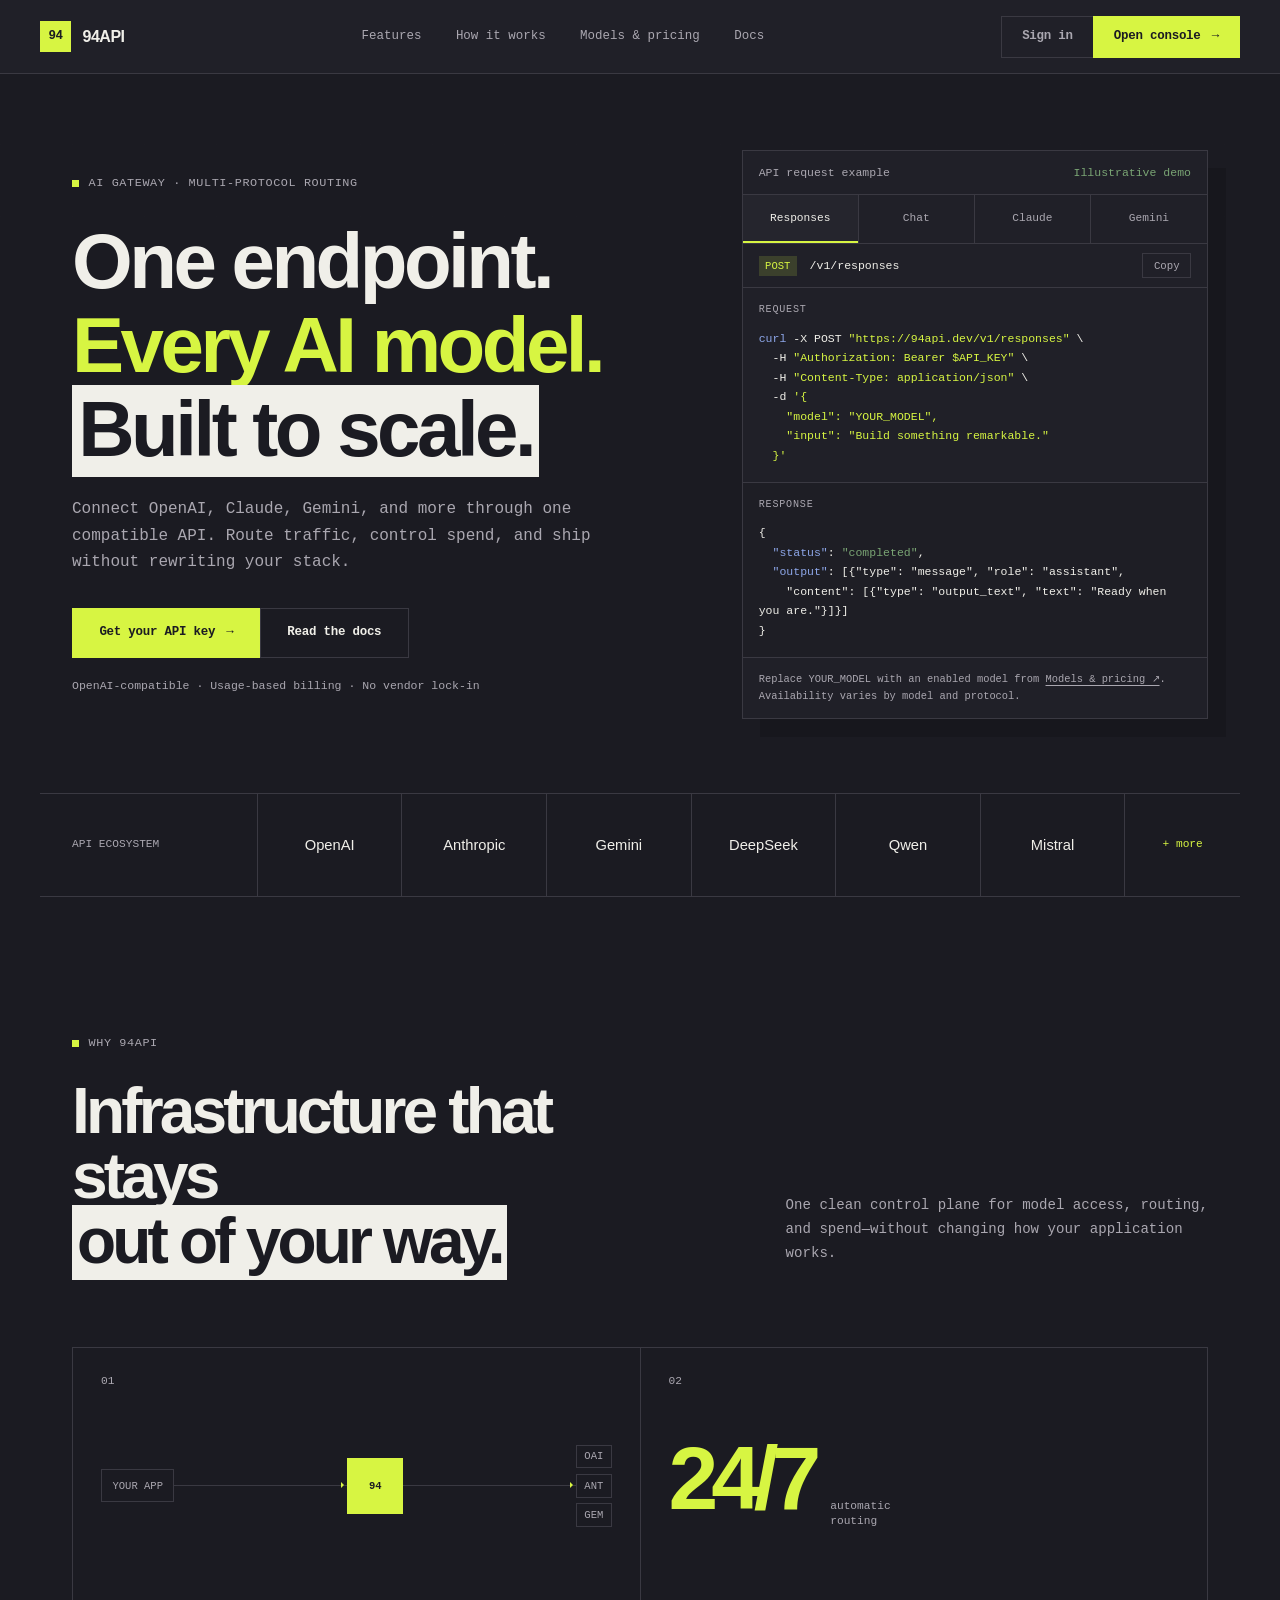
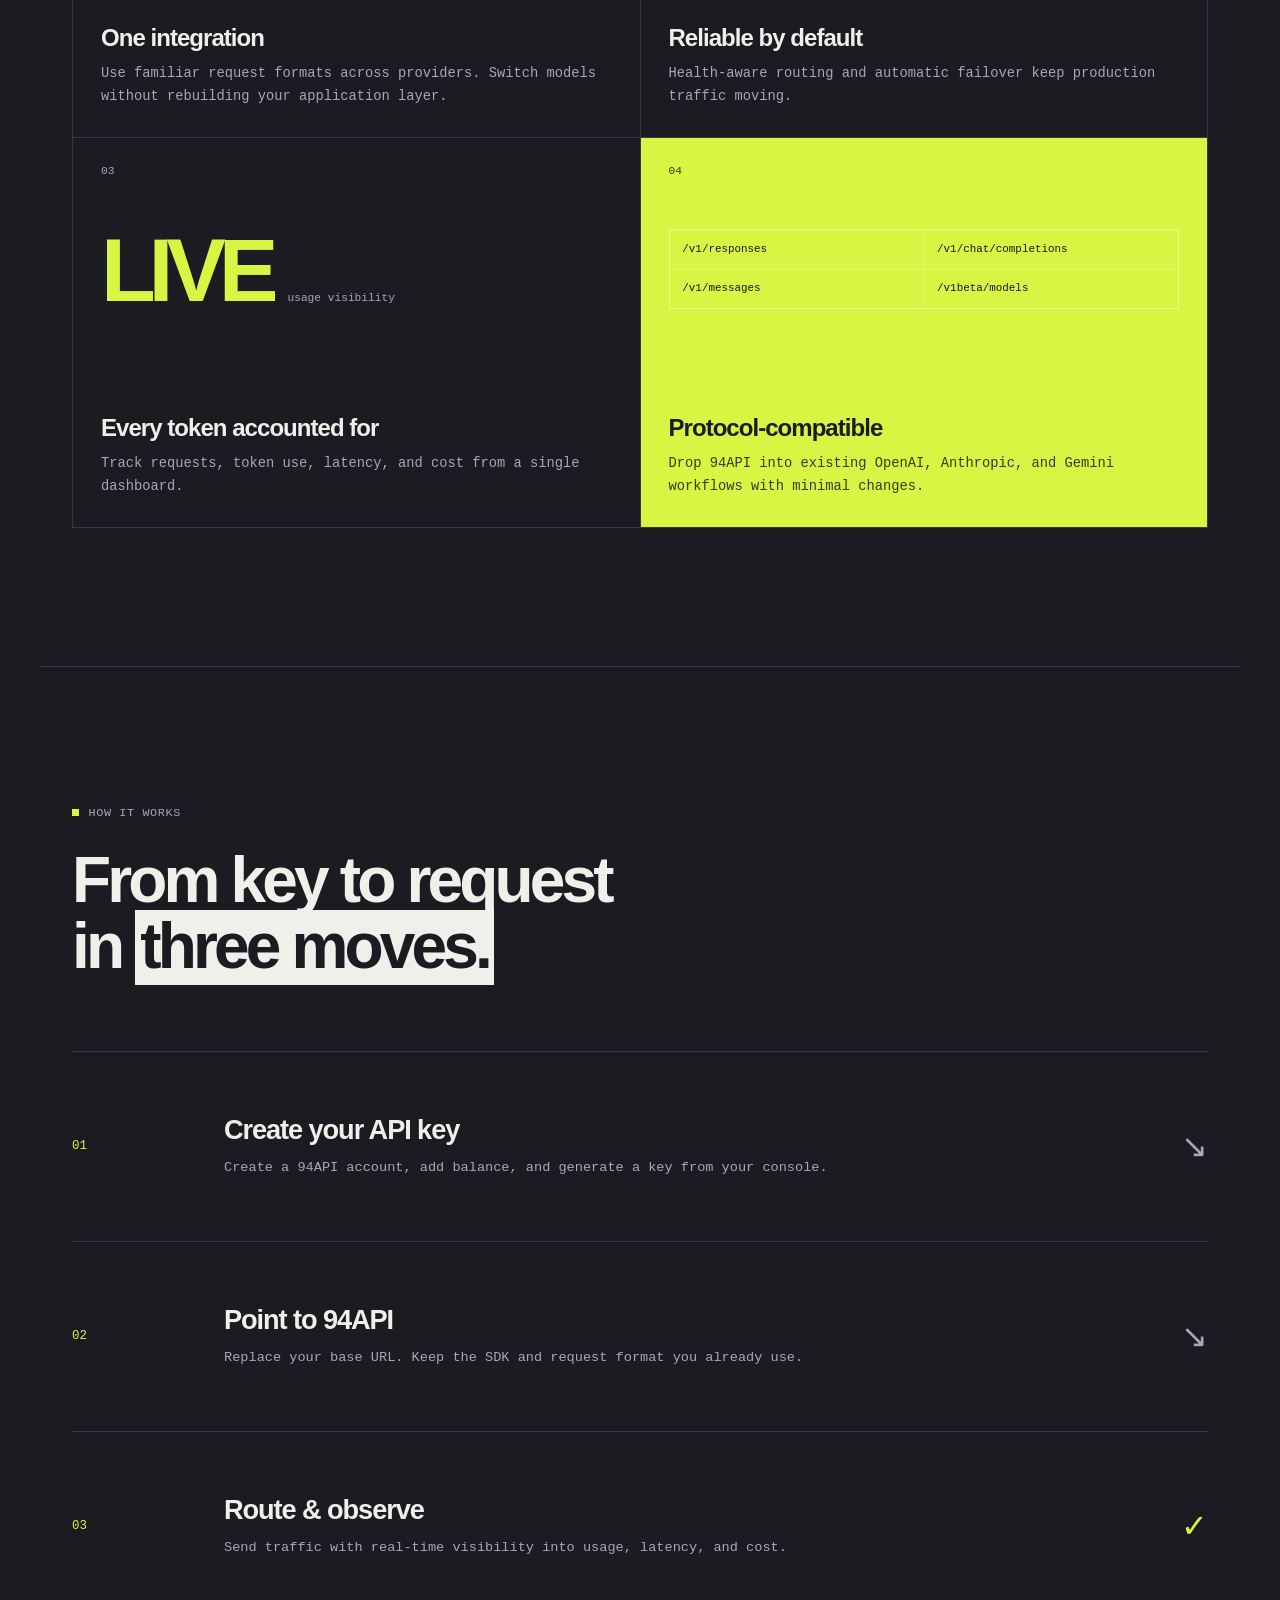
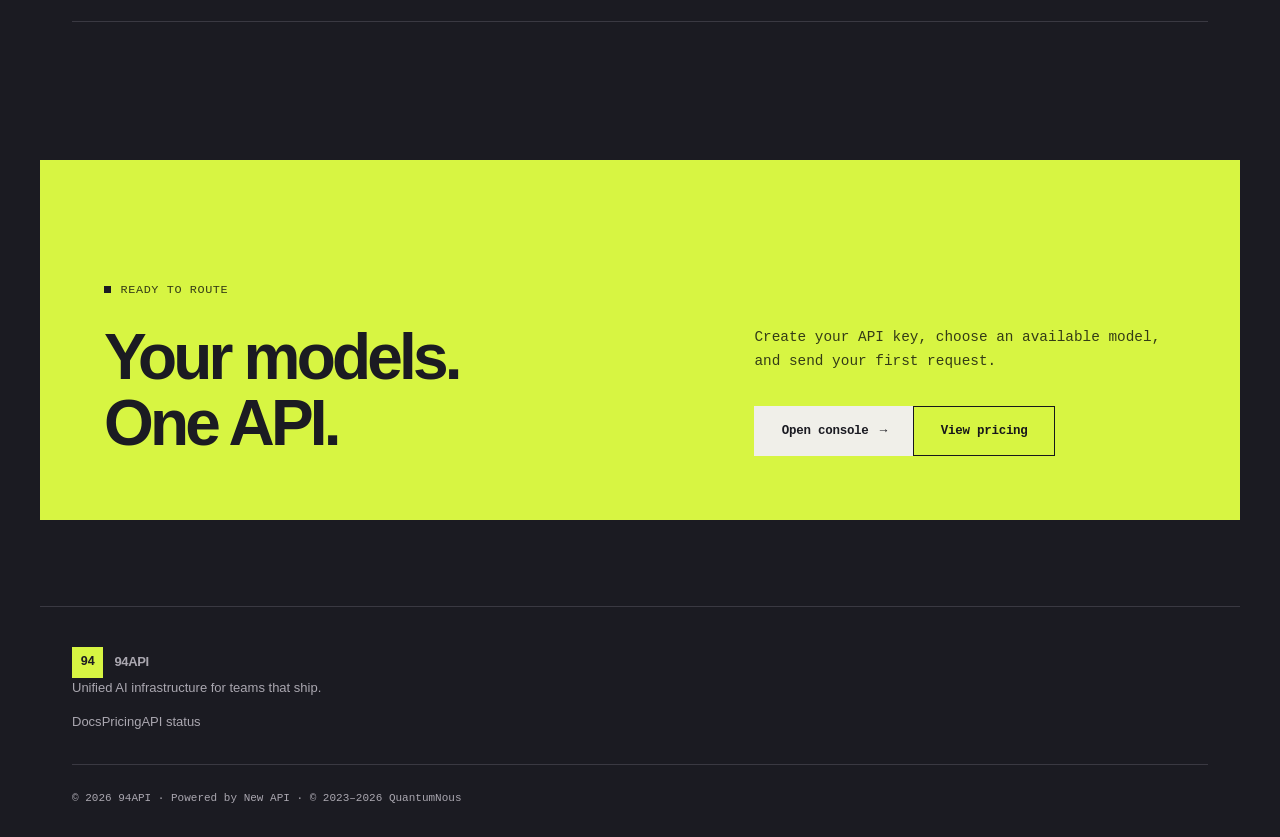
<file: web/public/94api-theme/index.html>
<!doctype html>
<html lang="en">
  <head>
    <meta charset="UTF-8" />
    <meta name="viewport" content="width=device-width, initial-scale=1.0" />
    <meta name="theme-color" content="#1b1b22" />
    <meta
      name="description"
      content="One unified API for OpenAI, Claude, Gemini, and more. Route, monitor, and scale AI traffic from one developer-first gateway."
    />
    <title>94API — One endpoint. Every model.</title>
    <link rel="stylesheet" href="./styles.css" />
  </head>
  <body>
    <a class="skip-link" href="#main">Skip to content</a>
    <header class="site-header">
      <a class="brand" href="#top" aria-label="94API home">
        <span class="brand-mark" aria-hidden="true">94</span>
        <span>94API</span>
      </a>
      <button
        class="menu-toggle"
        type="button"
        aria-expanded="false"
        aria-controls="primary-nav"
      >
        <span>Menu</span><span aria-hidden="true">+</span>
      </button>
      <nav id="primary-nav" class="nav" aria-label="Primary navigation">
        <a href="#features">Features</a>
        <a href="#workflow">How it works</a>
        <a href="/pricing" target="_top">Models & pricing</a>
        <a href="/docs" target="_top">Docs</a>
      </nav>
      <div class="header-actions">
        <a class="button button-quiet" href="/sign-in" target="_top">Sign in</a>
        <a class="button button-primary" href="/dashboard" target="_top"
          >Open console <span aria-hidden="true">→</span></a
        >
      </div>
    </header>

    <main id="main">
      <section id="top" class="hero section-shell">
        <div class="hero-copy">
          <p class="eyebrow">
            <span class="status-dot"></span> AI gateway · Multi-protocol routing
          </p>
          <h1>
            One endpoint.<br /><span>Every AI model.</span><br /><mark
              >Built to scale.</mark
            >
          </h1>
          <p class="hero-intro">
            Connect OpenAI, Claude, Gemini, and more through one compatible API.
            Route traffic, control spend, and ship without rewriting your stack.
          </p>
          <div class="hero-actions">
            <a
              class="button button-primary button-large"
              href="/keys"
              target="_top"
              >Get your API key <span aria-hidden="true">→</span></a
            >
            <a
              class="button button-outline button-large"
              href="/docs"
              target="_top"
              >Read the docs</a
            >
          </div>
          <p class="hero-note">
            OpenAI-compatible · Usage-based billing · No vendor lock-in
          </p>
        </div>

        <div class="terminal" aria-label="Interactive API request example">
          <div class="terminal-head">
            <span>API request example</span>
            <span class="live-label">Illustrative demo</span>
          </div>
          <div class="protocol-tabs" role="tablist" aria-label="API protocol">
            <button
              id="tab-responses"
              class="protocol-tab active"
              role="tab"
              aria-controls="api-example"
              aria-selected="true"
              data-protocol="responses"
            >
              Responses
            </button>
            <button
              id="tab-chat"
              class="protocol-tab"
              role="tab"
              aria-controls="api-example"
              aria-selected="false"
              tabindex="-1"
              data-protocol="chat"
            >
              Chat
            </button>
            <button
              id="tab-claude"
              class="protocol-tab"
              role="tab"
              aria-controls="api-example"
              aria-selected="false"
              tabindex="-1"
              data-protocol="claude"
            >
              Claude
            </button>
            <button
              id="tab-gemini"
              class="protocol-tab"
              role="tab"
              aria-controls="api-example"
              aria-selected="false"
              tabindex="-1"
              data-protocol="gemini"
            >
              Gemini
            </button>
          </div>
          <div id="api-example" role="tabpanel" aria-labelledby="tab-responses">
            <div class="endpoint-row">
              <span class="method">POST</span>
              <code id="endpoint">/v1/responses</code>
              <button
                class="copy-button"
                type="button"
                aria-label="Copy request"
                aria-live="polite"
              >
                Copy
              </button>
            </div>
            <div class="code-panel">
              <span class="code-label">Request</span>
              <pre
                id="request-code"
                tabindex="0"
                aria-label="Request example"
              ><code><span class="c-blue">curl</span> -X POST <span class="c-orange">"https://94api.dev/v1/responses"</span> \
  -H <span class="c-orange">"Authorization: Bearer $API_KEY"</span> \
  -H <span class="c-orange">"Content-Type: application/json"</span> \
  -d <span class="c-orange">'{
    "model": "YOUR_MODEL",
    "input": "Build something remarkable."
  }'</span></code></pre>
            </div>
            <div class="response-panel">
              <span class="code-label">Response</span>
              <pre
                id="response-code"
                tabindex="0"
                aria-label="Response example"
              ><code>{
  <span class="c-blue">"status"</span>: <span class="c-green">"completed"</span>,
  <span class="c-blue">"output"</span>: [{"type": "message", "role": "assistant",
    "content": [{"type": "output_text", "text": "Ready when you are."}]}]
}</code></pre>
            </div>
          </div>
          <div class="terminal-foot">
            <span
              >Replace YOUR_MODEL with an enabled model from
              <a href="/pricing" target="_top">Models & pricing ↗</a>.
              Availability varies by model and protocol.</span
            >
          </div>
        </div>
      </section>

      <section class="provider-strip" aria-label="Supported providers">
        <span class="strip-title">API ecosystem</span>
        <span>OpenAI</span><span>Anthropic</span><span>Gemini</span
        ><span>DeepSeek</span><span>Qwen</span><span>Mistral</span>
        <span class="strip-more">+ more</span>
      </section>

      <section id="features" class="features section-shell reveal">
        <div class="section-heading">
          <p class="eyebrow">Why 94API</p>
          <h2>Infrastructure that stays<br /><mark>out of your way.</mark></h2>
          <p>
            One clean control plane for model access, routing, and spend—without
            changing how your application works.
          </p>
        </div>
        <div class="feature-grid">
          <article class="feature feature-wide">
            <span class="feature-index">01</span>
            <div class="route-map" aria-hidden="true">
              <span class="route-source">YOUR APP</span>
              <span class="route-line"></span>
              <span class="route-core">94</span>
              <span class="route-line route-line-right"></span>
              <div class="route-targets"><i>OAI</i><i>ANT</i><i>GEM</i></div>
            </div>
            <h3>One integration</h3>
            <p>
              Use familiar request formats across providers. Switch models
              without rebuilding your application layer.
            </p>
          </article>
          <article class="feature">
            <span class="feature-index">02</span>
            <div class="metric">
              <strong>24/7</strong><span>automatic routing</span>
            </div>
            <h3>Reliable by default</h3>
            <p>
              Health-aware routing and automatic failover keep production
              traffic moving.
            </p>
          </article>
          <article class="feature">
            <span class="feature-index">03</span>
            <div class="metric">
              <strong>LIVE</strong><span>usage visibility</span>
            </div>
            <h3>Every token accounted for</h3>
            <p>
              Track requests, token use, latency, and cost from a single
              dashboard.
            </p>
          </article>
          <article class="feature feature-wide feature-accent">
            <span class="feature-index">04</span>
            <div class="protocol-list" aria-label="Supported API formats">
              <span>/v1/responses</span><span>/v1/chat/completions</span
              ><span>/v1/messages</span><span>/v1beta/models</span>
            </div>
            <h3>Protocol-compatible</h3>
            <p>
              Drop 94API into existing OpenAI, Anthropic, and Gemini workflows
              with minimal changes.
            </p>
          </article>
        </div>
      </section>

      <section id="workflow" class="workflow section-shell reveal">
        <div class="section-heading compact">
          <p class="eyebrow">How it works</p>
          <h2>From key to request<br />in <mark>three moves.</mark></h2>
        </div>
        <ol class="steps">
          <li>
            <span class="step-no">01</span>
            <div>
              <h3>Create your API key</h3>
              <p>
                Create a 94API account, add balance, and generate a key from
                your console.
              </p>
            </div>
            <span class="step-arrow" aria-hidden="true">↘</span>
          </li>
          <li>
            <span class="step-no">02</span>
            <div>
              <h3>Point to 94API</h3>
              <p>
                Replace your base URL. Keep the SDK and request format you
                already use.
              </p>
            </div>
            <span class="step-arrow" aria-hidden="true">↘</span>
          </li>
          <li>
            <span class="step-no">03</span>
            <div>
              <h3>Route & observe</h3>
              <p>
                Send traffic with real-time visibility into usage, latency, and
                cost.
              </p>
            </div>
            <span class="step-arrow" aria-hidden="true">✓</span>
          </li>
        </ol>
      </section>

      <section class="cta section-shell reveal">
        <div>
          <p class="eyebrow"><span class="status-dot"></span> Ready to route</p>
          <h2>Your models.<br /><mark>One API.</mark></h2>
        </div>
        <div class="cta-copy">
          <p>
            Create your API key, choose an available model, and send your first
            request.
          </p>
          <div class="hero-actions">
            <a
              class="button button-light button-large"
              href="/dashboard"
              target="_top"
              >Open console <span aria-hidden="true">→</span></a
            >
            <a
              class="button button-cta-outline button-large"
              href="/pricing"
              target="_top"
              >View pricing</a
            >
          </div>
        </div>
      </section>
    </main>

    <footer class="footer">
      <a class="brand" href="#top"
        ><span class="brand-mark" aria-hidden="true">94</span
        ><span>94API</span></a
      >
      <p>Unified AI infrastructure for teams that ship.</p>
      <nav aria-label="Footer navigation">
        <a href="/docs" target="_top">Docs</a
        ><a href="/pricing" target="_top">Pricing</a
        ><a href="/api/status" target="_top">API status</a>
      </nav>
      <p class="copyright">
        © 2026 94API · Powered by
        <a
          href="https://github.com/QuantumNous/new-api"
          target="_blank"
          rel="noopener noreferrer"
          >New API</a
        >
        · © 2023–2026 QuantumNous
      </p>
    </footer>
    <script src="./script.js"></script>
  </body>
</html>
</file>
<file: web/public/94api-theme/styles.css>
:root {
  --bg: #1b1b22;
  --surface: #202028;
  --surface-2: #25252d;
  --ink: #f0efe9;
  --muted: #aaa7b0;
  --faint: #aaa7b0;
  --line: #3a3942;
  --accent: #d7f542;
  --accent-dark: #bfdc2c;
  --success: #7aa574;
  --blue: #8da6e8;
  --max: 1200px;
  --mono: 'SFMono-Regular', Consolas, 'Liberation Mono', monospace;
  --sans: Inter, 'Helvetica Neue', Arial, sans-serif;
}

* {
  box-sizing: border-box;
}
html {
  scroll-behavior: smooth;
}
section[id] {
  scroll-margin-top: 90px;
}
body {
  margin: 0;
  color: var(--ink);
  background: var(--bg);
  font-family: var(--sans);
  -webkit-font-smoothing: antialiased;
}
body::before {
  content: '';
  position: fixed;
  inset: 0;
  pointer-events: none;
  opacity: 0.18;
  background-image:
    linear-gradient(rgba(255, 255, 255, 0.035) 1px, transparent 1px),
    linear-gradient(90deg, rgba(255, 255, 255, 0.035) 1px, transparent 1px);
  background-size: 72px 72px;
  mask-image: linear-gradient(to bottom, #000, transparent 62%);
  z-index: -1;
}
a {
  color: inherit;
  text-decoration: none;
}
button {
  color: inherit;
  font: inherit;
}
.skip-link {
  position: fixed;
  left: 1rem;
  top: -5rem;
  z-index: 100;
  background: var(--ink);
  color: var(--bg);
  padding: 0.8rem 1rem;
}
.skip-link:focus {
  top: 1rem;
}
.site-header {
  height: 74px;
  padding: 0 max(28px, calc((100vw - var(--max)) / 2));
  display: grid;
  grid-template-columns: auto 1fr auto;
  align-items: center;
  border-bottom: 1px solid var(--line);
  background: rgba(27, 27, 34, 0.92);
  backdrop-filter: blur(18px);
  position: sticky;
  top: 0;
  z-index: 20;
}
.brand {
  display: inline-flex;
  align-items: center;
  gap: 0.72rem;
  font-weight: 750;
  letter-spacing: -0.03em;
}
.brand-mark {
  width: 31px;
  height: 31px;
  display: grid;
  place-items: center;
  color: white;
  background: var(--accent);
  font: 700 0.78rem/1 var(--mono);
}
.nav {
  justify-self: center;
  display: flex;
  align-items: center;
  gap: 2.15rem;
  color: var(--muted);
  font: 500 0.78rem/1 var(--mono);
}
.nav a,
.footer nav a {
  transition: color 0.2s ease;
}
.nav a:hover,
.nav a:focus-visible,
.footer nav a:hover,
.footer nav a:focus-visible {
  color: var(--ink);
}
.header-actions {
  display: flex;
}
.button {
  min-height: 42px;
  padding: 0 1.25rem;
  display: inline-flex;
  align-items: center;
  justify-content: center;
  gap: 0.7rem;
  border: 1px solid var(--line);
  font: 650 0.78rem/1 var(--mono);
  letter-spacing: -0.02em;
  transition:
    background 0.2s,
    color 0.2s,
    border-color 0.2s,
    transform 0.2s;
}
.button:hover {
  transform: translateY(-2px);
}
.button:focus-visible,
.protocol-tab:focus-visible,
.copy-button:focus-visible,
.menu-toggle:focus-visible {
  outline: 2px solid var(--ink);
  outline-offset: 3px;
}
.button-primary {
  color: #fff;
  background: #b64b30;
  border-color: #b64b30;
}
.button-primary:hover {
  background: #a4422a;
}
.button-quiet {
  border-right: 0;
  color: var(--muted);
}
.button-outline {
  background: transparent;
}
.button-large {
  min-height: 50px;
  padding-inline: 1.65rem;
}
.menu-toggle {
  display: none;
}
.section-shell {
  max-width: var(--max);
  margin: 0 auto;
}
.hero {
  min-height: 690px;
  display: grid;
  grid-template-columns: minmax(0, 1.13fr) minmax(0, 0.87fr);
  gap: 5vw;
  align-items: center;
  padding: 76px 32px 74px;
}
.hero > *,
.cta > * {
  min-width: 0;
}
.eyebrow {
  display: flex;
  align-items: center;
  gap: 0.6rem;
  margin: 0 0 1.7rem;
  color: var(--muted);
  text-transform: uppercase;
  letter-spacing: 0.05em;
  font: 500 0.74rem/1.4 var(--mono);
}
.eyebrow::before {
  content: '';
  width: 7px;
  height: 7px;
  background: var(--accent);
}
.eyebrow:has(.status-dot)::before {
  display: none;
}
.status-dot {
  width: 7px;
  height: 7px;
  background: var(--accent);
  display: inline-block;
}
h1,
h2,
h3,
p {
  margin-top: 0;
}
h1 {
  margin-bottom: 1.55rem;
  font-size: clamp(3.65rem, 6.1vw, 5.7rem);
  line-height: 0.98;
  letter-spacing: -0.065em;
  font-weight: 650;
}
h1 span {
  color: var(--accent);
}
mark {
  color: var(--bg);
  background: var(--ink);
  padding: 0 0.08em 0.05em;
}
.hero-intro {
  max-width: 36rem;
  color: var(--muted);
  font: 400 1rem/1.65 var(--mono);
}
.hero-actions {
  display: flex;
  flex-wrap: wrap;
  margin-top: 2rem;
}
.hero-actions .button + .button {
  margin-left: -1px;
}
.hero-note {
  margin: 1.2rem 0 0;
  color: var(--faint);
  font: 400 0.72rem/1.5 var(--mono);
}
.terminal {
  border: 1px solid #4a4852;
  background: rgba(28, 28, 35, 0.82);
  box-shadow: 18px 18px 0 rgba(0, 0, 0, 0.14);
  font-family: var(--mono);
}
.terminal-head,
.terminal-foot,
.endpoint-row {
  display: flex;
  align-items: center;
  justify-content: space-between;
  padding: 0 1rem;
  border-bottom: 1px solid var(--line);
  min-height: 44px;
  color: var(--muted);
  font-size: 0.72rem;
}
.live-label {
  color: var(--success);
  display: flex;
  align-items: center;
  gap: 0.5rem;
}
.live-label i {
  width: 6px;
  height: 6px;
  display: inline-block;
  background: var(--success);
  border-radius: 50%;
  box-shadow: 0 0 0 4px rgba(122, 165, 116, 0.1);
}
.protocol-tabs {
  display: grid;
  grid-template-columns: repeat(4, 1fr);
  border-bottom: 1px solid var(--line);
}
.protocol-tab {
  min-height: 48px;
  border: 0;
  border-right: 1px solid var(--line);
  color: var(--faint);
  background: transparent;
  cursor: pointer;
  font: 500 0.7rem/1 var(--mono);
}
.protocol-tab:last-child {
  border-right: 0;
}
.protocol-tab:hover {
  color: var(--ink);
}
.protocol-tab.active {
  color: var(--ink);
  background: var(--surface-2);
  box-shadow: inset 0 -2px var(--accent);
}
.endpoint-row {
  justify-content: flex-start;
  gap: 0.8rem;
}
.method {
  padding: 0.25rem 0.4rem;
  color: var(--accent);
  background: rgba(207, 95, 64, 0.12);
  font-size: 0.66rem;
}
.endpoint-row code {
  color: var(--ink);
  min-width: 0;
  overflow-wrap: anywhere;
}
.endpoint-row .method,
.copy-button {
  flex-shrink: 0;
}
.copy-button {
  margin-left: auto;
  border: 1px solid var(--line);
  background: transparent;
  padding: 0.35rem 0.65rem;
  color: var(--muted);
  cursor: pointer;
  font-size: 0.67rem;
}
.copy-button:hover {
  color: var(--ink);
  border-color: var(--muted);
}
.code-panel,
.response-panel {
  padding: 1rem;
  border-bottom: 1px solid var(--line);
  min-height: 185px;
}
.response-panel {
  min-height: 120px;
  background: rgba(0, 0, 0, 0.08);
}
.code-label {
  display: block;
  color: var(--faint);
  margin-bottom: 0.85rem;
  text-transform: uppercase;
  letter-spacing: 0.08em;
  font-size: 0.63rem;
}
pre {
  margin: 0;
  white-space: pre-wrap;
  overflow-wrap: anywhere;
  color: #c6c4c9;
  font: 400 0.72rem/1.7 var(--mono);
}
.c-blue {
  color: var(--blue);
}
.c-orange {
  color: #dc876f;
}
.c-green {
  color: var(--success);
}
.terminal-foot {
  border-bottom: 0;
  color: var(--faint);
  padding-block: 0.85rem;
  font-size: 0.65rem;
  line-height: 1.6;
}
.terminal-foot a {
  text-decoration: underline;
  text-underline-offset: 3px;
}
.provider-strip {
  max-width: var(--max);
  margin: 0 auto;
  border-top: 1px solid var(--line);
  border-bottom: 1px solid var(--line);
  min-height: 104px;
  display: grid;
  grid-template-columns: 1.5fr repeat(6, 1fr) 0.8fr;
  align-items: stretch;
}
.provider-strip span {
  display: grid;
  place-items: center;
  border-left: 1px solid var(--line);
  font-size: 0.92rem;
  color: #c1bfc5;
}
.provider-strip span:first-child {
  border-left: 0;
  place-items: center start;
  color: var(--faint);
  font: 0.7rem/1 var(--mono);
  text-transform: uppercase;
  padding-left: 2rem;
}
.provider-strip .strip-more {
  color: var(--accent);
  font: 0.7rem/1 var(--mono);
}
.features,
.workflow {
  padding: 138px 32px;
}
.section-heading {
  display: grid;
  grid-template-columns: 1.2fr 0.8fr;
  column-gap: 5rem;
  align-items: end;
  margin-bottom: 4.5rem;
}
.section-heading .eyebrow {
  grid-column: 1/-1;
}
.section-heading h2,
.cta h2 {
  margin: 0;
  font-size: clamp(3rem, 5vw, 4.9rem);
  line-height: 1.02;
  letter-spacing: -0.06em;
  font-weight: 640;
}
.section-heading > p:last-child {
  margin: 0 0 0.55rem;
  color: var(--muted);
  font: 0.88rem/1.7 var(--mono);
  max-width: 33rem;
}
.feature-grid {
  display: grid;
  grid-template-columns: repeat(2, 1fr);
  border-top: 1px solid var(--line);
  border-left: 1px solid var(--line);
}
.feature {
  min-height: 390px;
  padding: 1.75rem;
  border-right: 1px solid var(--line);
  border-bottom: 1px solid var(--line);
  display: flex;
  flex-direction: column;
}
.feature-wide {
  grid-column: span 1;
}
.feature-index {
  color: var(--faint);
  font: 0.7rem/1 var(--mono);
}
.feature h3 {
  margin: auto 0 0.7rem;
  font-size: 1.5rem;
  letter-spacing: -0.04em;
}
.feature p {
  color: var(--muted);
  font: 0.86rem/1.65 var(--mono);
  max-width: 32rem;
  margin-bottom: 0;
}
.route-map {
  margin: auto 0;
  min-height: 120px;
  display: grid;
  grid-template-columns: auto 1fr 56px 1fr auto;
  align-items: center;
  color: var(--faint);
  font: 0.66rem/1 var(--mono);
}
.route-source {
  border: 1px solid var(--line);
  padding: 0.65rem;
}
.route-line {
  height: 1px;
  background: var(--line);
  position: relative;
}
.route-line::after {
  content: '';
  position: absolute;
  right: 0;
  top: -3px;
  border: 3px solid transparent;
  border-left-color: var(--accent);
}
.route-core {
  width: 56px;
  height: 56px;
  display: grid;
  place-items: center;
  color: #fff;
  background: var(--accent);
  font-weight: 700;
}
.route-targets {
  display: grid;
  gap: 0.35rem;
}
.route-targets i {
  padding: 0.35rem 0.45rem;
  font-style: normal;
  border: 1px solid var(--line);
}
.metric {
  margin: auto 0;
  display: flex;
  align-items: baseline;
  gap: 1rem;
}
.metric strong {
  color: var(--accent);
  font-size: clamp(3.6rem, 7vw, 6rem);
  letter-spacing: -0.08em;
  line-height: 1;
}
.metric span {
  color: var(--faint);
  font: 0.7rem/1.4 var(--mono);
  max-width: 7rem;
}
.feature-accent {
  background: var(--accent);
}
.feature-accent .feature-index,
.feature-accent p {
  color: #17171b;
}
.protocol-list {
  margin: auto 0;
  display: grid;
  grid-template-columns: repeat(2, 1fr);
  gap: 1px;
  background: rgba(255, 255, 255, 0.22);
  border: 1px solid rgba(255, 255, 255, 0.22);
}
.protocol-list span {
  background: var(--accent);
  color: #17171b;
  min-width: 0;
  overflow-wrap: anywhere;
  padding: 0.8rem;
  font: 0.68rem/1.2 var(--mono);
}
.workflow {
  border-top: 1px solid var(--line);
}
.section-heading.compact {
  display: block;
}
.steps {
  list-style: none;
  padding: 0;
  margin: 0;
  border-top: 1px solid var(--line);
}
.steps li {
  min-height: 190px;
  display: grid;
  grid-template-columns: 120px 1fr auto;
  align-items: center;
  gap: 2rem;
  border-bottom: 1px solid var(--line);
}
.step-no {
  color: var(--accent);
  font: 0.78rem/1 var(--mono);
}
.steps h3 {
  margin-bottom: 0.7rem;
  font-size: 1.7rem;
  letter-spacing: -0.04em;
}
.steps p {
  color: var(--muted);
  margin: 0;
  max-width: 38rem;
  font: 0.85rem/1.6 var(--mono);
}
.step-arrow {
  font-size: 2rem;
  color: var(--faint);
}
.steps li:last-child .step-arrow {
  color: var(--accent);
}
.cta {
  margin-bottom: 86px;
  padding: 64px;
  min-height: 360px;
  display: grid;
  grid-template-columns: 1.15fr 0.85fr;
  gap: 5rem;
  align-items: end;
  background: var(--accent);
}
.cta mark {
  color: white;
  background: transparent;
  padding: 0;
}
.cta .eyebrow,
.cta-copy p {
  color: #17171b;
}
.cta-copy > p {
  font: 0.9rem/1.65 var(--mono);
  max-width: 31rem;
}
.button-light {
  background: var(--ink);
  color: var(--bg);
  border-color: var(--ink);
}
.button-cta-outline {
  border-color: #17171b;
  color: #17171b;
}
.footer {
  max-width: var(--max);
  margin: 0 auto;
  padding: 40px 32px 28px;
  border-top: 1px solid var(--line);
  color: var(--muted);
  font: 0.8125rem/1.6 var(--sans);
}
.footer-main {
  display: grid;
  grid-template-columns: minmax(0, 1fr) minmax(0, 1fr);
  gap: 3rem;
}
.footer .brand img {
  display: block;
  object-fit: contain;
}
:root[data-theme='light'] .footer-logo-dark,
:root:not([data-theme='light']) .footer-logo-light {
  display: none;
}
.footer-about p {
  max-width: 22rem;
  margin: 1rem 0 0;
  font-size: 0.875rem;
  line-height: 1.75;
}
.footer-links {
  display: grid;
  grid-template-columns: repeat(2, minmax(0, 1fr));
  gap: 1.5rem;
}
.footer-links h2 {
  margin: 0.5rem 0 0.75rem;
  color: var(--ink);
  font: 600 0.6875rem/1.5 var(--mono);
  letter-spacing: 0.08em;
  text-transform: uppercase;
}
.footer-links ul {
  list-style: none;
  margin: 0;
  padding: 0;
}
.footer-links a {
  display: flex;
  align-items: center;
  min-height: 44px;
  padding-block: 6px;
  overflow-wrap: anywhere;
}
.footer a:hover {
  text-decoration: underline;
  text-underline-offset: 4px;
}
.copyright {
  margin: 2rem 0 0;
  padding-top: 1.5rem;
  border-top: 1px solid var(--line);
  color: var(--faint);
  font: 0.6875rem/1.8 var(--mono);
}
.reveal-pending {
  opacity: 0;
  transform: translateY(22px);
  transition:
    opacity 0.65s ease,
    transform 0.65s ease;
}
.reveal.visible {
  opacity: 1;
  transform: none;
}

@media (max-width: 980px) {
  .site-header {
    grid-template-columns: auto 1fr auto;
    gap: 8px;
    padding-inline: 20px;
  }
  .menu-toggle {
    display: flex;
    justify-self: end;
    align-items: center;
    gap: 0.5rem;
    border: 1px solid var(--line);
    background: transparent;
    min-height: 40px;
    padding: 0 0.8rem;
    font: 0.72rem/1 var(--mono);
  }
  .nav {
    display: none;
    position: absolute;
    inset: 74px 0 auto 0;
    background: var(--bg);
    border-bottom: 1px solid var(--line);
    padding: 1rem 20px 1.4rem;
    flex-direction: column;
    align-items: flex-start;
    gap: 1.2rem;
  }
  .nav.open {
    display: flex;
  }
  .header-actions {
    justify-self: end;
  }
  .button-quiet {
    display: none;
  }
  .hero {
    grid-template-columns: 1fr;
    gap: 4rem;
    padding-top: 60px;
  }
  .terminal {
    max-width: 680px;
    width: 100%;
  }
  .provider-strip {
    grid-template-columns: repeat(4, 1fr);
  }
  .provider-strip span:first-child,
  .provider-strip .strip-more {
    grid-column: span 2;
    padding: 1rem;
    place-items: center;
  }
  .provider-strip span {
    min-height: 70px;
    border-bottom: 1px solid var(--line);
  }
  .section-heading {
    grid-template-columns: 1fr;
    gap: 2rem;
  }
}

@media (max-width: 680px) {
  .site-header {
    height: 66px;
    padding-inline: 12px;
  }
  .nav {
    top: 66px;
  }
  .header-actions .button {
    min-height: 38px;
    padding-inline: 0.8rem;
    font-size: 0.68rem;
  }
  .menu-toggle {
    justify-self: center;
  }
  .hero {
    min-height: auto;
    padding: 48px 18px 58px;
    gap: 3rem;
  }
  h1 {
    font-size: clamp(2.65rem, 13vw, 4.2rem);
  }
  .hero-intro {
    font-size: 0.87rem;
  }
  .hero-actions {
    flex-direction: column;
    align-items: stretch;
  }
  .hero-actions .button + .button {
    margin-left: 0;
    margin-top: -1px;
  }
  .terminal {
    box-shadow: 9px 9px 0 rgba(0, 0, 0, 0.15);
  }
  .protocol-tabs {
    grid-template-columns: repeat(2, 1fr);
  }
  .protocol-tab:nth-child(2) {
    border-right: 0;
  }
  .protocol-tab:nth-child(-n + 2) {
    border-bottom: 1px solid var(--line);
  }
  .terminal-foot span:nth-child(3) {
    display: none;
  }
  .provider-strip {
    margin-inline: 18px;
    grid-template-columns: repeat(2, 1fr);
  }
  .provider-strip span:first-child,
  .provider-strip .strip-more {
    grid-column: span 1;
  }
  .features,
  .workflow {
    padding: 94px 18px;
  }
  .section-heading {
    margin-bottom: 3rem;
  }
  .section-heading h2,
  .cta h2 {
    font-size: clamp(2.7rem, 13vw, 3.8rem);
  }
  .feature-grid {
    grid-template-columns: 1fr;
  }
  .feature {
    min-height: 350px;
  }
  .steps li {
    grid-template-columns: 48px 1fr;
    gap: 1rem;
    padding: 2rem 0;
  }
  .step-arrow {
    display: none;
  }
  .cta {
    margin: 0 18px 60px;
    padding: 40px 24px;
    grid-template-columns: 1fr;
    gap: 3rem;
  }
  .footer {
    margin: 0 18px;
    padding-inline: 0;
  }
  .footer-main {
    grid-template-columns: 1fr;
    gap: 1.5rem;
  }
}

@media (prefers-reduced-motion: reduce) {
  html {
    scroll-behavior: auto;
  }
  *,
  *::before,
  *::after {
    animation-duration: 0.01ms !important;
    transition-duration: 0.01ms !important;
  }
  .reveal {
    opacity: 1;
    transform: none;
  }
}

/* Preferences follow the app's resolved Light / Dark / System setting. */
[hidden] {
  display: none !important;
}
:root[data-theme='light'] {
  --bg: #fafbf7;
  --surface: #ffffff;
  --surface-2: #edf0e5;
  --ink: #1b1b22;
  --muted: #50564a;
  --faint: #59604e;
  --line: #d3d9c6;
  --success: #326c3d;
  --blue: #3156a8;
}
.site-header,
.terminal {
  background: var(--surface);
  border-color: var(--line);
}
.button-primary {
  background: var(--accent);
  border-color: var(--accent);
  color: #1b1b22;
}
.button-primary:hover {
  background: var(--accent-dark);
}
.brand-mark,
.route-core {
  color: #1b1b22;
}
.method {
  background: color-mix(in srgb, var(--accent) 15%, transparent);
}
.c-orange {
  color: var(--accent);
}
pre,
.provider-strip span {
  color: var(--ink);
}
.feature-accent,
.cta,
.cta mark {
  color: #1b1b22;
}
.cta .status-dot {
  background: #1b1b22;
}
.feature-accent p,
.feature-accent .feature-index,
.cta .eyebrow,
.cta-copy p {
  color: #343c16;
}
:root[data-theme='light'] h1 > span,
:root[data-theme='light'] .step-no,
:root[data-theme='light'] .metric strong,
:root[data-theme='light'] .method,
:root[data-theme='light'] .c-orange,
:root[data-theme='light'] .provider-strip .strip-more {
  color: #536515;
}
.hero > *,
.section-heading > *,
.steps li > * {
  min-width: 0;
}
h1,
h2,
h3 {
  overflow-wrap: anywhere;
}
h1 {
  line-height: 1.08;
  letter-spacing: -0.045em;
}
html:not([lang='en']) h1 {
  font-size: clamp(2.6rem, 5vw, 4.8rem);
}
html:not([lang='en']) .metric {
  flex-wrap: wrap;
}
html:not([lang='en']) .metric strong {
  font-size: clamp(2.2rem, 5vw, 4rem);
}
:focus-visible {
  outline: 2px solid var(--ink);
  outline-offset: 3px;
}
</file>
